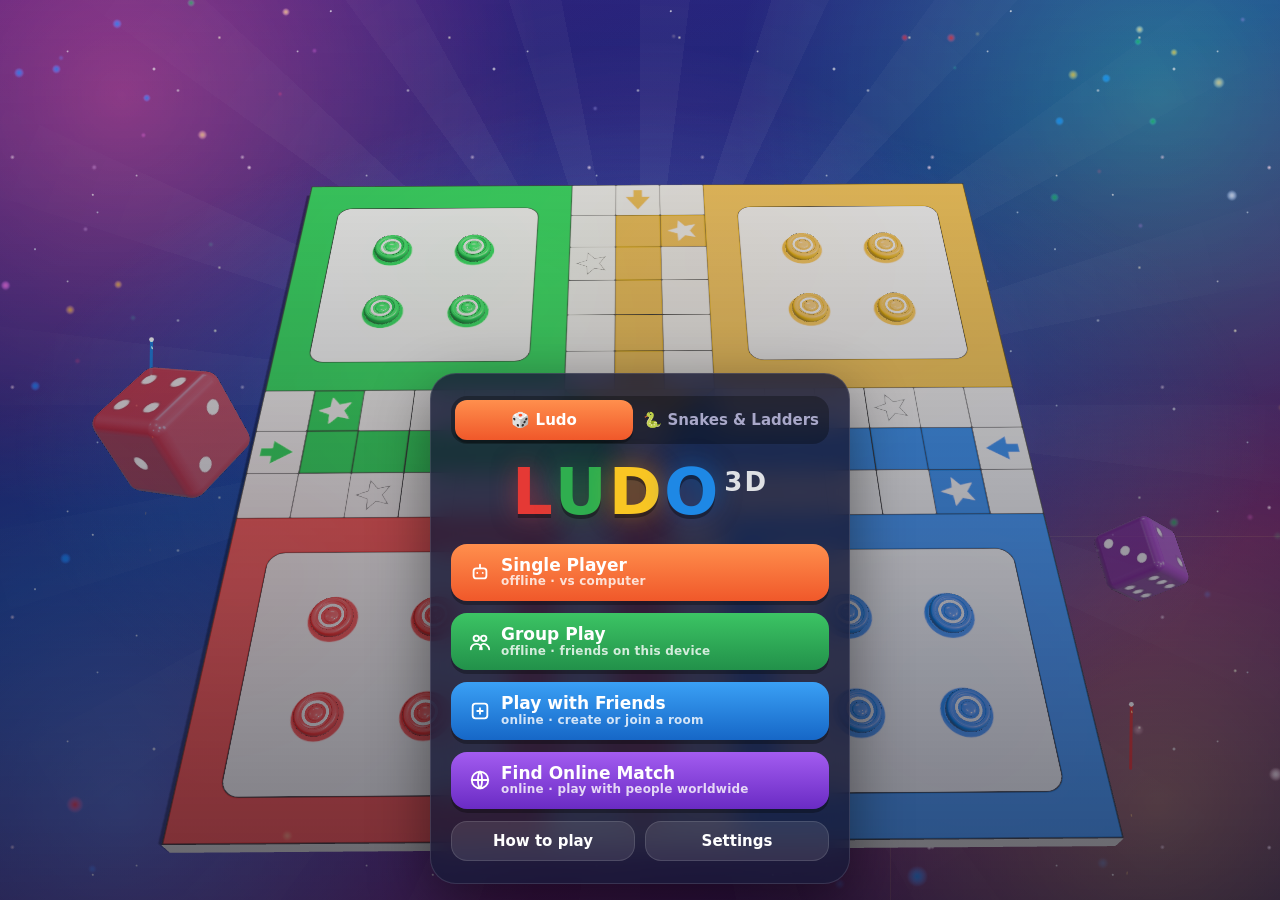
<file: index.html>
<!doctype html>
<html lang="en">
<head>
  <meta charset="utf-8">
  <meta name="viewport" content="width=device-width, initial-scale=1, maximum-scale=1, user-scalable=no, viewport-fit=cover">
  <title>Ludo 3D</title>
  <meta name="description" content="A 3D Ludo board game for mobile and desktop. Play against the computer, pass & play, or online with friends.">
  <meta name="theme-color" content="#1b1d3a">
  <meta name="mobile-web-app-capable" content="yes">
  <meta name="apple-mobile-web-app-capable" content="yes">
  <meta name="apple-mobile-web-app-status-bar-style" content="black-translucent">
  <meta name="apple-mobile-web-app-title" content="Ludo 3D">
  <link rel="manifest" href="./manifest.webmanifest">
  <link rel="icon" href="./icons/icon.svg" type="image/svg+xml">
  <link rel="icon" href="./icons/icon-192.png" sizes="192x192" type="image/png">
  <link rel="apple-touch-icon" href="./icons/apple-touch-icon.png">
  <link rel="stylesheet" href="./css/style.css">
</head>
<body>
  <div id="bg" aria-hidden="true">
    <i class="blob b1"></i><i class="blob b2"></i><i class="blob b3"></i><i class="blob b4"></i><i class="blob b5"></i>
    <i class="rays"></i><i class="stars"></i><i class="stars s2"></i><i class="turn-glow"></i>
    <i class="beams"></i><canvas id="bgfx"></canvas><i class="flash"></i>
  </div>
  <canvas id="c" aria-label="Ludo board"></canvas>

  <!-- In-game HUD -->
  <div id="hud" class="hidden">
    <div class="topbar">
      <button id="btnPause" class="icon-btn" aria-label="Menu">
        <svg viewBox="0 0 24 24"><path d="M4 6h16M4 12h16M4 18h16"/></svg>
      </button>
      <div id="roomTag" class="room-tag hidden"></div>
      <div class="topbar-right">
        <button id="btnEmoji" class="icon-btn hidden" aria-label="Send emoji">
          <svg viewBox="0 0 24 24"><circle cx="12" cy="12" r="9"/><path d="M8.5 14.5a4.5 4.5 0 0 0 7 0M9 9.5h.01M15 9.5h.01"/></svg>
        </button>
        <button id="btnSound" class="icon-btn" aria-label="Toggle sound">
          <svg class="on" viewBox="0 0 24 24"><path d="M4 9v6h4l5 4V5L8 9z"/><path d="M16 8.5a5 5 0 0 1 0 7M18.5 6a8.5 8.5 0 0 1 0 12"/></svg>
          <svg class="off" viewBox="0 0 24 24"><path d="M4 9v6h4l5 4V5L8 9z"/><path d="M17 9l5 6M22 9l-5 6"/></svg>
        </button>
      </div>
    </div>
    <div id="chips"></div>
    <div id="toast" aria-live="polite"></div>
    <div id="emojiPanel" class="emoji-panel hidden"></div>
    <div id="fx"></div>
    <div class="bottombar">
      <div id="hint" class="hint"></div>
    </div>
  </div>

  <!-- Menu -->
  <section id="scrMenu" class="screen">
    <div class="card menu-card">
      <nav class="game-tabs" aria-label="Choose a game">
        <a href="./index.html" class="on" aria-current="page">🎲 Ludo</a>
        <a href="./snakes.html">🐍 Snakes &amp; Ladders</a>
      </nav>
      <h1 class="logo"><span style="--c:#e53935">L</span><span style="--c:#2fae4f">U</span><span style="--c:#f9c623">D</span><span style="--c:#1e88e5">O</span><small>3D</small></h1>
      <button id="btnContinue" class="btn btn-ghost hidden">Continue game</button>
      <button id="btnVsCpu" class="btn btn-primary">
        <svg viewBox="0 0 24 24"><rect x="5" y="8" width="14" height="11" rx="3"/><path d="M12 4v4M9 13h.01M15 13h.01"/></svg>
        <span class="btn-txt">Single Player<small>offline · vs computer</small></span>
      </button>
      <button id="btnLocal" class="btn btn-green">
        <svg viewBox="0 0 24 24"><circle cx="8" cy="8" r="3"/><circle cx="16" cy="8" r="3"/><path d="M2 20c0-3.3 2.7-6 6-6s6 2.7 6 6M12 20c0-3.3 1.8-6 4-6s6 2.7 6 6"/></svg>
        <span class="btn-txt">Group Play<small>offline · friends on this device</small></span>
      </button>
      <button id="btnOnline" class="btn btn-blue">
        <svg viewBox="0 0 24 24"><rect x="4" y="4" width="16" height="16" rx="3"/><path d="M9 12h6M12 9v6"/></svg>
        <span class="btn-txt">Play with Friends<small>online · create or join a room</small></span>
      </button>
      <button id="btnMatch" class="btn btn-purple">
        <svg viewBox="0 0 24 24"><circle cx="12" cy="12" r="9"/><path d="M3 12h18M12 3c3 3.5 3 14.5 0 18M12 3c-3 3.5-3 14.5 0 18"/></svg>
        <span class="btn-txt">Find Online Match<small>online · play with people worldwide</small></span>
      </button>
      <div class="row">
        <button id="btnHelp" class="btn btn-ghost small">How to play</button>
        <button id="btnSettings" class="btn btn-ghost small">Settings</button>
      </div>
      <button id="btnInstall" class="btn btn-ghost small hidden">⬇ Install app</button>
    </div>
  </section>

  <!-- Local game setup -->
  <section id="scrSetup" class="screen hidden">
    <div class="card">
      <h2 id="setupTitle">New game</h2>
      <div id="seatRows" class="seat-rows"></div>
      <label class="field">
        <span>Computer skill</span>
        <div class="seg" id="segLevel">
          <button data-v="easy">Easy</button><button data-v="normal">Normal</button><button data-v="hard">Hard</button>
        </div>
      </label>
      <p id="setupErr" class="err"></p>
      <button id="btnStart" class="btn btn-primary">Start game</button>
      <button class="btn btn-ghost small" data-back>Back</button>
    </div>
  </section>

  <!-- Online -->
  <section id="scrOnline" class="screen hidden">
    <div class="card">
      <h2>Play with friends</h2>
      <label class="field"><span>Your name</span><input id="inpName" maxlength="14" autocomplete="nickname" placeholder="Player"></label>
      <button id="btnCreate" class="btn btn-primary">Create room</button>
      <div class="divider"><span>or join a friend</span></div>
      <div class="join-row">
        <input id="inpCode" maxlength="5" placeholder="CODE" autocapitalize="characters" autocomplete="off" spellcheck="false">
        <button id="btnJoin" class="btn btn-blue">Join</button>
      </div>
      <p id="onlineMsg" class="err"></p>
      <button class="btn btn-ghost small" data-back>Back</button>
    </div>
  </section>

  <!-- Find online match -->
  <section id="scrMatch" class="screen hidden">
    <div class="card">
      <h2>Find online match</h2>
      <label class="field"><span>Your name</span><input id="inpMatchName" maxlength="14" autocomplete="nickname" placeholder="Player"></label>
      <p class="muted">You'll be matched with other people searching right now. The game starts as soon as someone joins.</p>
      <button id="btnMatchGo" class="btn btn-purple">Find match</button>
      <p id="matchMsg" class="muted match-msg" aria-live="polite"></p>
      <button id="btnMatchCancel" class="btn btn-ghost small">Back</button>
    </div>
  </section>

  <!-- Lobby -->
  <section id="scrLobby" class="screen hidden">
    <div class="card">
      <h2 id="lobbyTitle">Room</h2>
      <div class="code-box"><span id="lobbyCode">-----</span>
        <button id="btnShare" class="btn btn-ghost small">Share link</button>
      </div>
      <p class="muted" id="lobbyNote">Share the code. Friends join from “Play Online”.</p>
      <div id="lobbySeats" class="seat-rows"></div>
      <p id="lobbyMsg" class="err"></p>
      <button id="btnLobbyStart" class="btn btn-primary">Start game</button>
      <button id="btnLobbyLeave" class="btn btn-ghost small">Leave</button>
    </div>
  </section>

  <!-- Pause -->
  <section id="scrPause" class="screen hidden">
    <div class="card">
      <h2>Paused</h2>
      <button id="btnResume" class="btn btn-primary">Resume</button>
      <button id="btnRestart" class="btn btn-ghost">Restart game</button>
      <button id="btnPauseSettings" class="btn btn-ghost">Settings</button>
      <button id="btnQuit" class="btn btn-ghost">Quit to menu</button>
    </div>
  </section>

  <!-- Game over -->
  <section id="scrOver" class="screen hidden">
    <div class="card">
      <h2 id="overTitle">Game over</h2>
      <ol id="ranking" class="ranking"></ol>
      <button id="btnAgain" class="btn btn-primary">Play again</button>
      <button id="btnOverMenu" class="btn btn-ghost">Main menu</button>
    </div>
  </section>

  <!-- Settings -->
  <section id="scrSettings" class="screen hidden">
    <div class="card">
      <h2>Settings</h2>
      <label class="toggle"><span>Sound effects</span><input type="checkbox" data-set="sound"><i></i></label>
      <label class="toggle"><span>Vibration</span><input type="checkbox" data-set="vibrate"><i></i></label>
      <label class="field">
        <span>Screen orientation<br><small>locking needs fullscreen; on iPhone just turn the phone</small></span>
        <div class="seg" id="segOrient">
          <button data-v="auto">Auto</button><button data-v="portrait">Portrait</button><button data-v="landscape">Landscape</button>
        </div>
      </label>
      <label class="toggle"><span>Auto-move when only one choice</span><input type="checkbox" data-set="autoMove"><i></i></label>
      <label class="toggle"><span>Lucky dice<br><small>more sixes &amp; captures, for everyone</small></span><input type="checkbox" data-set="lucky"><i></i></label>
      <label class="toggle"><span>Fast computer turns</span><input type="checkbox" data-set="fast"><i></i></label>
      <label class="toggle"><span>High quality graphics<br><small>applies after reload</small></span><input type="checkbox" data-set="hq"><i></i></label>
      <button class="btn btn-primary" data-back>Done</button>
    </div>
  </section>

  <!-- Help -->
  <section id="scrHelp" class="screen hidden">
    <div class="card help">
      <h2>How to play</h2>
      <ul>
        <li>Roll a <b>6</b> to bring a pawn out of your yard onto your start square.</li>
        <li>Move pawns clockwise around the board, then up your coloured home lane. You need the <b>exact</b> roll to reach home.</li>
        <li>Land on an opponent to <b>capture</b> it and send it back to its yard.</li>
        <li>Squares with a <b>star</b> and every start square are safe: no captures there.</li>
        <li>Rolling a 6, capturing, or getting a pawn home earns <b>another roll</b>. Three 6s in a row ends your turn.</li>
        <li>First to bring all four pawns home wins.</li>
      </ul>
      <p class="muted">Tap the <b>ROLL</b> button or the die to roll, then tap a glowing token. Drag to rotate the board, pinch or scroll to zoom.</p>
      <p class="muted">Install on iPhone: Share → <i>Add to Home Screen</i>.</p>
      <button class="btn btn-primary" data-back>Got it</button>
    </div>
  </section>

  <div id="netBanner" class="net-banner hidden" role="status" aria-live="polite"></div>
  <div id="loading" class="loading">Loading…</div>

  <script type="module" src="./js/main.js"></script>
</body>
</html>
</file>
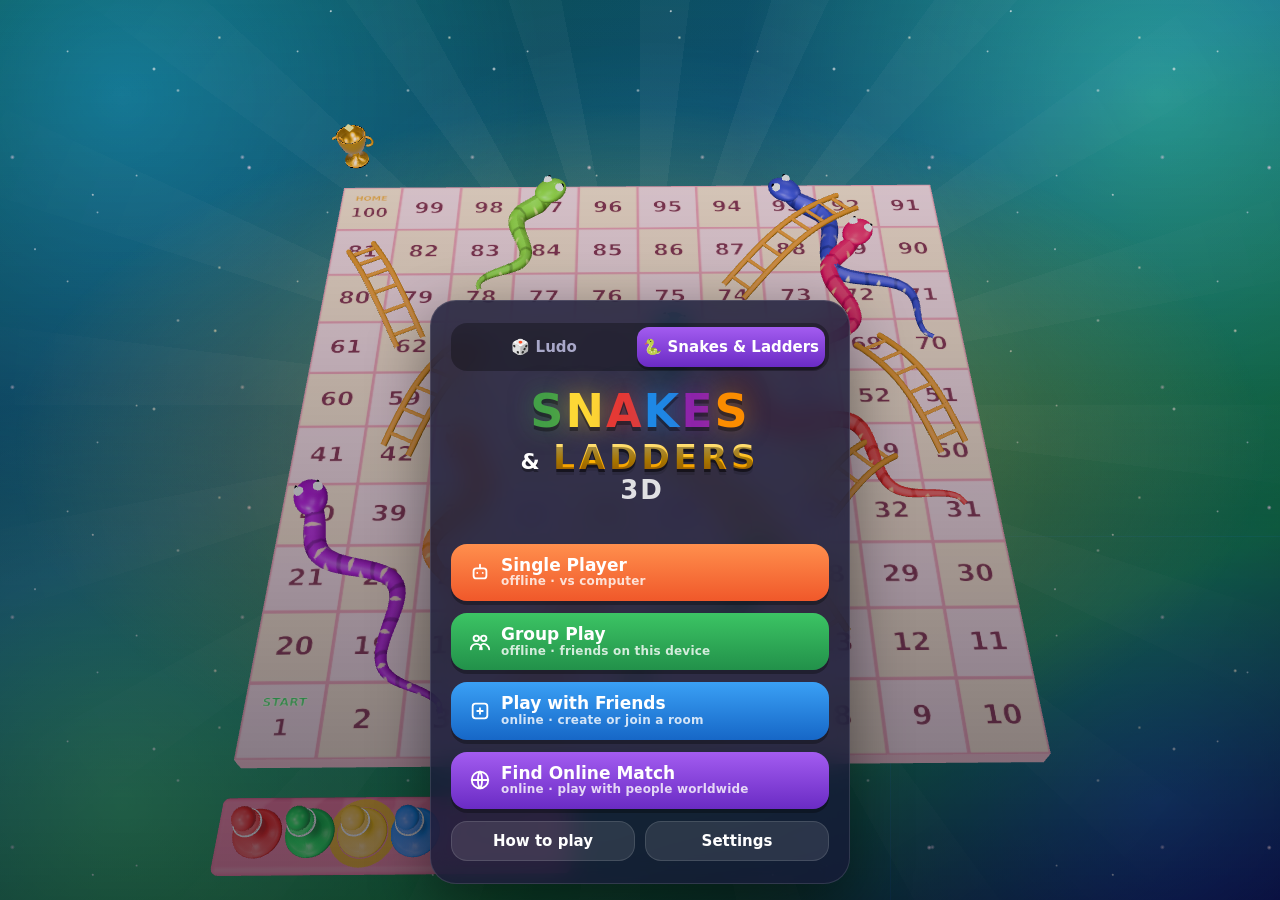
<file: snakes.html>
<!doctype html>
<html lang="en">
<head>
  <meta charset="utf-8">
  <meta name="viewport" content="width=device-width, initial-scale=1, maximum-scale=1, user-scalable=no, viewport-fit=cover">
  <title>Snakes &amp; Ladders 3D</title>
  <meta name="description" content="A 3D Snakes & Ladders board game for mobile and desktop. Easy, medium, hard or a random board, against the computer or pass & play.">
  <meta name="theme-color" content="#1b1d3a">
  <meta name="mobile-web-app-capable" content="yes">
  <meta name="apple-mobile-web-app-capable" content="yes">
  <meta name="apple-mobile-web-app-status-bar-style" content="black-translucent">
  <meta name="apple-mobile-web-app-title" content="Snakes 3D">
  <link rel="manifest" href="./manifest.webmanifest">
  <link rel="icon" href="./icons/icon.svg" type="image/svg+xml">
  <link rel="icon" href="./icons/icon-192.png" sizes="192x192" type="image/png">
  <link rel="apple-touch-icon" href="./icons/apple-touch-icon.png">
  <link rel="stylesheet" href="./css/style.css">
  <link rel="stylesheet" href="./css/snakes.css">
</head>
<body class="snakes">
  <div id="bg" aria-hidden="true">
    <i class="blob b1"></i><i class="blob b2"></i><i class="blob b3"></i><i class="blob b4"></i><i class="blob b5"></i>
    <i class="rays"></i><i class="stars"></i><i class="stars s2"></i><i class="turn-glow"></i>
    <i class="beams"></i><canvas id="bgfx"></canvas><i class="flash"></i>
  </div>
  <canvas id="c" aria-label="Snakes and Ladders board"></canvas>

  <!-- In-game HUD -->
  <div id="hud" class="hidden">
    <div class="topbar">
      <button id="btnPause" class="icon-btn" aria-label="Menu">
        <svg viewBox="0 0 24 24"><path d="M4 6h16M4 12h16M4 18h16"/></svg>
      </button>
      <div id="boardTag" class="room-tag"></div>
      <div class="topbar-right">
        <button id="btnSound" class="icon-btn" aria-label="Toggle sound">
          <svg class="on" viewBox="0 0 24 24"><path d="M4 9v6h4l5 4V5L8 9z"/><path d="M16 8.5a5 5 0 0 1 0 7M18.5 6a8.5 8.5 0 0 1 0 12"/></svg>
          <svg class="off" viewBox="0 0 24 24"><path d="M4 9v6h4l5 4V5L8 9z"/><path d="M17 9l5 6M22 9l-5 6"/></svg>
        </button>
      </div>
    </div>
    <div id="chips"></div>
    <div id="toast" aria-live="polite"></div>
    <div id="fx"></div>
    <div class="bottombar">
      <div id="hint" class="hint"></div>
    </div>
  </div>

  <!-- Menu -->
  <section id="scrMenu" class="screen">
    <div class="card menu-card">
      <nav class="game-tabs" aria-label="Choose a game">
        <a href="./index.html">🎲 Ludo</a>
        <a href="./snakes.html" class="on" aria-current="page">🐍 Snakes &amp; Ladders</a>
      </nav>
      <h1 class="logo sl-logo">
        <span style="--c:#43a047">S</span><span style="--c:#fdd835">N</span><span style="--c:#e53935">A</span><span style="--c:#1e88e5">K</span><span style="--c:#8e24aa">E</span><span style="--c:#fb8c00">S</span>
        <em>&amp; <b>LADDERS</b></em><small>3D</small>
      </h1>
      <button id="btnContinue" class="btn btn-ghost hidden">Continue game</button>
      <button id="btnVsCpu" class="btn btn-primary">
        <svg viewBox="0 0 24 24"><rect x="5" y="8" width="14" height="11" rx="3"/><path d="M12 4v4M9 13h.01M15 13h.01"/></svg>
        <span class="btn-txt">Single Player<small>offline · vs computer</small></span>
      </button>
      <button id="btnLocal" class="btn btn-green">
        <svg viewBox="0 0 24 24"><circle cx="8" cy="8" r="3"/><circle cx="16" cy="8" r="3"/><path d="M2 20c0-3.3 2.7-6 6-6s6 2.7 6 6M12 20c0-3.3 1.8-6 4-6s6 2.7 6 6"/></svg>
        <span class="btn-txt">Group Play<small>offline · friends on this device</small></span>
      </button>
      <button id="btnOnline" class="btn btn-blue">
        <svg viewBox="0 0 24 24"><rect x="4" y="4" width="16" height="16" rx="3"/><path d="M9 12h6M12 9v6"/></svg>
        <span class="btn-txt">Play with Friends<small>online · create or join a room</small></span>
      </button>
      <button id="btnMatch" class="btn btn-purple">
        <svg viewBox="0 0 24 24"><circle cx="12" cy="12" r="9"/><path d="M3 12h18M12 3c3 3.5 3 14.5 0 18M12 3c-3 3.5-3 14.5 0 18"/></svg>
        <span class="btn-txt">Find Online Match<small>online · play with people worldwide</small></span>
      </button>
      <div class="row">
        <button id="btnHelp" class="btn btn-ghost small">How to play</button>
        <button id="btnSettings" class="btn btn-ghost small">Settings</button>
      </div>
    </div>
  </section>

  <!-- Setup -->
  <section id="scrSetup" class="screen hidden">
    <div class="card">
      <h2 id="setupTitle">New game</h2>
      <div id="seatRows" class="seat-rows"></div>
      <label class="field">
        <span>Board</span>
        <div class="seg" id="segBoard">
          <button data-v="easy">Easy</button><button data-v="medium">Medium</button><button data-v="hard">Hard</button><button data-v="random">🎲 Random</button>
        </div>
      </label>
      <div class="preview-wrap">
        <canvas id="preview" width="360" height="360" aria-label="Board preview"></canvas>
        <div class="preview-info">
          <span id="previewStats"></span>
          <button id="btnShuffle" class="btn btn-ghost small hidden">🔀 Shuffle</button>
        </div>
      </div>
      <p id="setupErr" class="err"></p>
      <button id="btnStart" class="btn btn-primary">Start game</button>
      <button class="btn btn-ghost small" data-back>Back</button>
    </div>
  </section>

  <!-- Play with friends -->
  <section id="scrOnline" class="screen hidden">
    <div class="card">
      <h2>Play with friends</h2>
      <label class="field"><span>Your name</span><input id="inpName" maxlength="14" autocomplete="nickname" placeholder="Player"></label>
      <button id="btnCreate" class="btn btn-primary">Create room</button>
      <div class="divider"><span>or join a friend</span></div>
      <div class="join-row">
        <input id="inpCode" maxlength="5" placeholder="CODE" autocapitalize="characters" autocomplete="off" spellcheck="false">
        <button id="btnJoin" class="btn btn-blue">Join</button>
      </div>
      <p id="onlineMsg" class="err"></p>
      <button class="btn btn-ghost small" data-back>Back</button>
    </div>
  </section>

  <!-- Find online match -->
  <section id="scrMatch" class="screen hidden">
    <div class="card">
      <h2>Find online match</h2>
      <label class="field"><span>Your name</span><input id="inpMatchName" maxlength="14" autocomplete="nickname" placeholder="Player"></label>
      <p class="muted">You'll be matched with other people searching right now. The game starts as soon as someone joins.</p>
      <button id="btnMatchGo" class="btn btn-purple">Find match</button>
      <p id="matchMsg" class="muted match-msg" aria-live="polite"></p>
      <button id="btnMatchCancel" class="btn btn-ghost small">Back</button>
    </div>
  </section>

  <!-- Lobby -->
  <section id="scrLobby" class="screen hidden">
    <div class="card">
      <h2 id="lobbyTitle">Room</h2>
      <div class="code-box"><span id="lobbyCode">-----</span>
        <button id="btnShare" class="btn btn-ghost small">Share link</button>
      </div>
      <p class="muted" id="lobbyNote"></p>
      <div id="lobbySeats" class="seat-rows"></div>
      <label class="field" id="lobbyBoardField">
        <span>Board</span>
        <div class="seg" id="segLobbyBoard">
          <button data-v="easy">Easy</button><button data-v="medium">Medium</button><button data-v="hard">Hard</button><button data-v="random">🎲 Random</button>
        </div>
      </label>
      <p id="lobbyMsg" class="err"></p>
      <button id="btnLobbyStart" class="btn btn-primary">Start game</button>
      <button id="btnLobbyLeave" class="btn btn-ghost small">Leave</button>
    </div>
  </section>

  <!-- Pause -->
  <section id="scrPause" class="screen hidden">
    <div class="card">
      <h2>Paused</h2>
      <button id="btnResume" class="btn btn-primary">Resume</button>
      <button id="btnRestart" class="btn btn-ghost">Restart game</button>
      <button id="btnPauseSettings" class="btn btn-ghost">Settings</button>
      <button id="btnQuit" class="btn btn-ghost">Quit to menu</button>
    </div>
  </section>

  <!-- Game over -->
  <section id="scrOver" class="screen hidden">
    <div class="card">
      <h2 id="overTitle">Game over</h2>
      <ol id="ranking" class="ranking"></ol>
      <button id="btnAgain" class="btn btn-primary">Play again</button>
      <button id="btnNewBoard" class="btn btn-ghost">New random board</button>
      <button id="btnOverMenu" class="btn btn-ghost">Main menu</button>
    </div>
  </section>

  <!-- Settings -->
  <section id="scrSettings" class="screen hidden">
    <div class="card">
      <h2>Settings</h2>
      <label class="toggle"><span>Sound effects</span><input type="checkbox" data-set="sound"><i></i></label>
      <label class="toggle"><span>Vibration</span><input type="checkbox" data-set="vibrate"><i></i></label>
      <label class="field">
        <span>Screen orientation<br><small>locking needs fullscreen; on iPhone just turn the phone</small></span>
        <div class="seg" id="segOrient">
          <button data-v="auto">Auto</button><button data-v="portrait">Portrait</button><button data-v="landscape">Landscape</button>
        </div>
      </label>
      <label class="toggle"><span>Need a 6 to start<br><small>applies to new games</small></span><input type="checkbox" data-set="needSix"><i></i></label>
      <label class="toggle"><span>Bounce back from 100<br><small>off: overshoot means you stay put</small></span><input type="checkbox" data-set="bounce"><i></i></label>
      <label class="toggle"><span>Fast computer turns</span><input type="checkbox" data-set="fast"><i></i></label>
      <label class="toggle"><span>High quality graphics<br><small>applies after reload</small></span><input type="checkbox" data-set="hq"><i></i></label>
      <button class="btn btn-primary" data-back>Done</button>
    </div>
  </section>

  <!-- Help -->
  <section id="scrHelp" class="screen hidden">
    <div class="card help">
      <h2>How to play</h2>
      <ul>
        <li>Everyone starts on the <b>START</b> pad. Roll the die and move that many squares, 1 → 100.</li>
        <li>Land at the foot of a <b>ladder</b> 🪜 and you climb straight up it.</li>
        <li>Land on a <b>snake's head</b> 🐍 and it swallows you: you slide down to its tail.</li>
        <li>Rolling a <b>6</b> gives you another roll. Three 6s in a row ends your turn.</li>
        <li>You need the <b>exact</b> roll to land on 100 (or bounce back, if you turned that on in Settings).</li>
        <li>First to reach <b>100</b> wins!</li>
      </ul>
      <p class="muted">Boards: <b>Easy</b> has lots of ladders, <b>Hard</b> is full of long snakes, and <b>Random</b> builds a new board each time.</p>
      <p class="muted">Tap the die on your badge, the 3D die or the board to roll (Space on a keyboard). Drag to rotate, pinch or scroll to zoom.</p>
      <button class="btn btn-primary" data-back>Got it</button>
    </div>
  </section>

  <div id="netBanner" class="net-banner hidden" role="status" aria-live="polite"></div>
  <div id="loading" class="loading">Loading…</div>

  <script type="module" src="./js/snakes/main.js"></script>
</body>
</html>
</file>
<file: css/style.css>
:root {
  --bg1: #2c2f6b;
  --bg2: #111228;
  --card: rgba(24, 26, 56, 0.82);
  --card-border: rgba(255, 255, 255, 0.12);
  --text: #f4f3ff;
  --muted: #a9a8c9;
  --red: #e53935;
  --green: #2fae4f;
  --yellow: #f9c623;
  --blue: #1e88e5;
  --accent: #ff7a3d;
  --safe-t: env(safe-area-inset-top, 0px);
  --safe-b: env(safe-area-inset-bottom, 0px);
  --safe-l: env(safe-area-inset-left, 0px);
  --safe-r: env(safe-area-inset-right, 0px);
  --font: ui-rounded, "SF Pro Rounded", "Nunito", "Segoe UI", system-ui, -apple-system, Roboto, sans-serif;
}

* { box-sizing: border-box; -webkit-tap-highlight-color: transparent; }
html, body {
  margin: 0; height: 100%; overflow: hidden;
  background: #1a1240;
  color: var(--text); font-family: var(--font);
  user-select: none; -webkit-user-select: none; touch-action: none;
  overscroll-behavior: none;
}
canvas#c { position: fixed; inset: 0; z-index: 1; width: 100vw; height: 100vh; height: 100dvh; display: block; touch-action: none; }
.hidden { display: none !important; }
button { font-family: inherit; cursor: pointer; }
svg { width: 22px; height: 22px; fill: none; stroke: currentColor; stroke-width: 2; stroke-linecap: round; stroke-linejoin: round; }

/* ---------- screens & cards */
.screen {
  position: fixed; inset: 0; display: grid; place-items: center; z-index: 20;
  padding: calc(16px + var(--safe-t)) 16px calc(16px + var(--safe-b));
  background: rgba(8, 9, 24, 0.35);
  overflow-y: auto; touch-action: pan-y;
  animation: fade .25s ease;
}
#scrMenu { background: linear-gradient(to bottom, rgba(8,9,24,0.05), rgba(8,9,24,0.55)); }
@keyframes fade { from { opacity: 0; } }
.card {
  width: min(420px, 100%);
  background: var(--card); border: 1px solid var(--card-border);
  border-radius: 26px; padding: 22px 20px;
  backdrop-filter: blur(14px) saturate(1.3); -webkit-backdrop-filter: blur(14px) saturate(1.3);
  box-shadow: 0 20px 60px rgba(0,0,0,.45);
  display: flex; flex-direction: column; gap: 12px;
  animation: pop .3s cubic-bezier(.2,1.4,.4,1);
}
@keyframes pop { from { transform: scale(.92); opacity: 0; } }
.menu-card { margin-top: auto; }
h2 { margin: 0 0 4px; font-size: 24px; text-align: center; }
.muted { color: var(--muted); font-size: 14px; margin: 0; line-height: 1.4; }
.err { color: #ff8a80; font-size: 14px; min-height: 0; margin: 0; text-align: center; }
.err:empty { display: none; }

.logo {
  margin: 0 0 8px; text-align: center; font-size: 64px; line-height: 1; letter-spacing: 2px; font-weight: 900;
}
.logo span {
  display: inline-block; color: var(--c);
  text-shadow: 0 4px 0 rgba(0,0,0,.35), 0 0 24px color-mix(in srgb, var(--c) 50%, transparent);
  animation: bounce 2.4s ease-in-out infinite;
}
.logo span:nth-child(2) { animation-delay: .15s; }
.logo span:nth-child(3) { animation-delay: .3s; }
.logo span:nth-child(4) { animation-delay: .45s; }
.logo small { font-size: 26px; vertical-align: super; margin-left: 4px; color: #fff; opacity: .85; }
@keyframes bounce { 0%, 60%, 100% { transform: translateY(0); } 30% { transform: translateY(-8px); } }

/* ---------- buttons */
.btn {
  border: 0; border-radius: 16px; padding: 15px 18px; font-size: 17px; font-weight: 800; color: #fff;
  display: flex; align-items: center; justify-content: center; gap: 10px; width: 100%;
  box-shadow: 0 4px 0 rgba(0,0,0,.3); transition: transform .08s, filter .15s;
}
.btn:active { transform: translateY(3px); box-shadow: 0 1px 0 rgba(0,0,0,.3); }
.btn:disabled { opacity: .5; pointer-events: none; }
.btn-primary { background: linear-gradient(180deg, #ff8f4d, #f0582a); }
.btn-green { background: linear-gradient(180deg, #3cc464, #22914a); }
.btn-blue { background: linear-gradient(180deg, #3aa0f5, #1667c7); }
.btn-purple { background: linear-gradient(180deg, #a35cf0, #6a2bc4); }
/* menu buttons: title with a small line under it */
.btn-txt { display: flex; flex-direction: column; align-items: flex-start; line-height: 1.15; text-align: left; flex: 1; }
.btn-txt small { font-size: 12px; font-weight: 700; opacity: .8; letter-spacing: .2px; }
.menu-card .btn:has(.btn-txt) { justify-content: flex-start; padding: 12px 18px; }
.match-msg { min-height: 1.4em; text-align: center; }
/* game switcher tabs: Ludo (left) | Snakes & Ladders (right) */
.game-tabs { display: flex; background: rgba(0,0,0,.3); border-radius: 16px; padding: 4px; gap: 4px; margin-bottom: 4px; }
.game-tabs a {
  flex: 1; text-align: center; text-decoration: none; color: var(--muted); font-weight: 800; font-size: 15px;
  padding: 11px 6px; border-radius: 12px; white-space: nowrap; transition: background .2s, color .2s;
}
.game-tabs a:hover { color: #fff; }
.game-tabs a.on { color: #fff; background: linear-gradient(180deg, #ff8f4d, #f0582a); box-shadow: 0 3px 0 rgba(0,0,0,.3); pointer-events: none; }
.game-tabs a:last-child.on { background: linear-gradient(180deg, #a35cf0, #6a2bc4); }
.btn-ghost { background: rgba(255,255,255,.1); box-shadow: none; border: 1px solid rgba(255,255,255,.12); }
.btn.small { padding: 10px 14px; font-size: 15px; font-weight: 700; }
.row { display: flex; gap: 10px; }
.icon-btn {
  width: 44px; height: 44px; border-radius: 14px; border: 1px solid rgba(255,255,255,.14);
  background: rgba(20,22,48,.6); color: #fff; display: grid; place-items: center;
  backdrop-filter: blur(8px); -webkit-backdrop-filter: blur(8px);
}
.icon-btn:active { transform: scale(.94); }
#btnSound .off { display: none; }
#btnSound.muted .on { display: none; }
#btnSound.muted .off { display: block; }

/* ---------- form */
.field { display: flex; flex-direction: column; gap: 6px; font-size: 14px; color: var(--muted); }
input[type=text], input:not([type]), .field input {
  font: inherit; font-size: 17px; color: #fff; background: rgba(0,0,0,.3);
  border: 1px solid rgba(255,255,255,.15); border-radius: 12px; padding: 12px 14px; outline: none; width: 100%;
  user-select: text; -webkit-user-select: text;
}
input:focus { border-color: #8fb4ff; }
.seg { display: flex; background: rgba(0,0,0,.3); border-radius: 12px; padding: 3px; gap: 3px; }
.seg button {
  flex: 1; border: 0; background: transparent; color: var(--muted); padding: 9px 4px; border-radius: 9px; font-weight: 700; font-size: 14px;
}
.seg button.on { background: rgba(255,255,255,.16); color: #fff; }
.divider { display: flex; align-items: center; gap: 10px; color: var(--muted); font-size: 13px; }
.divider::before, .divider::after { content: ""; flex: 1; height: 1px; background: rgba(255,255,255,.15); }
.join-row { display: flex; gap: 10px; }
.join-row input { text-transform: uppercase; letter-spacing: 6px; text-align: center; font-weight: 800; font-size: 20px; flex: 1; min-width: 0; }
.join-row .btn { width: auto; padding: 12px 22px; }

.seat-rows { display: flex; flex-direction: column; gap: 8px; }
.seat {
  display: flex; align-items: center; gap: 10px; padding: 8px; border-radius: 14px;
  background: rgba(0,0,0,.22); border-left: 5px solid var(--c);
}
.seat .dot { width: 26px; height: 26px; border-radius: 50%; background: var(--c); flex: none; box-shadow: inset 0 -3px 0 rgba(0,0,0,.25); }
.seat input { padding: 8px 10px; font-size: 15px; flex: 1; min-width: 0; }
.seat .seg { flex: none; }
.seat .seg button { padding: 7px 8px; font-size: 12px; }
.seat .who { flex: 1; font-weight: 700; overflow: hidden; text-overflow: ellipsis; white-space: nowrap; }
.seat.off { opacity: .45; }
.code-box {
  display: flex; align-items: center; justify-content: space-between; gap: 10px;
  background: rgba(0,0,0,.3); border-radius: 14px; padding: 10px 12px;
}
#lobbyCode { font-size: 30px; font-weight: 900; letter-spacing: 6px; user-select: all; -webkit-user-select: all; }
.code-box .btn { width: auto; }

.toggle { display: flex; align-items: center; justify-content: space-between; gap: 12px; padding: 6px 2px; font-size: 16px; }
.toggle small { color: var(--muted); font-size: 12px; }
.toggle input { display: none; }
.toggle i { width: 50px; height: 30px; border-radius: 15px; background: rgba(255,255,255,.18); position: relative; flex: none; transition: background .2s; }
.toggle i::after { content: ""; position: absolute; left: 3px; top: 3px; width: 24px; height: 24px; border-radius: 50%; background: #fff; transition: transform .2s; }
.toggle input:checked + i { background: var(--green); }
.toggle input:checked + i::after { transform: translateX(20px); }

.help ul { margin: 0; padding-left: 20px; display: flex; flex-direction: column; gap: 8px; line-height: 1.4; font-size: 15px; }
.ranking { margin: 0; padding: 0; list-style: none; display: flex; flex-direction: column; gap: 8px; }
.ranking li { display: flex; align-items: center; gap: 12px; padding: 10px 12px; border-radius: 14px; background: rgba(0,0,0,.25); font-weight: 700; font-size: 17px; }
.ranking li .medal { font-size: 24px; width: 30px; text-align: center; }
.ranking li .dot { width: 18px; height: 18px; border-radius: 50%; background: var(--c); }

/* ---------- HUD */
#hud { position: fixed; inset: 0; z-index: 10; pointer-events: none; }
#hud > * { pointer-events: auto; }
.topbar {
  position: absolute; top: 0; left: 0; right: 0; display: flex; justify-content: space-between; align-items: center;
  padding: calc(10px + var(--safe-t)) calc(12px + var(--safe-r)) 0 calc(12px + var(--safe-l));
  pointer-events: none;
}
.topbar > * { pointer-events: auto; }
.topbar-right { display: flex; gap: 8px; }
.view-seg {
  display: flex; height: 44px; padding: 3px; gap: 2px; border-radius: 14px; border: 1px solid rgba(255,255,255,.14);
  background: rgba(20,22,48,.6); backdrop-filter: blur(8px); -webkit-backdrop-filter: blur(8px);
}
.view-seg button {
  min-width: 38px; padding: 0 8px; border: 0; border-radius: 11px; background: transparent;
  color: rgba(255,255,255,.65); font: inherit; font-size: 14px; font-weight: 800; letter-spacing: .5px; cursor: pointer;
}
.view-seg button.on { color: #fff; background: linear-gradient(180deg, #ff8f4d, #f0582a); box-shadow: 0 2px 0 rgba(0,0,0,.3); }
.view-seg button:active { transform: scale(.94); }
.room-tag { font-size: 13px; font-weight: 800; letter-spacing: 2px; background: rgba(20,22,48,.6); padding: 6px 10px; border-radius: 10px; }

.chip {
  position: absolute; display: flex; align-items: center; gap: 8px; padding: 6px 12px 6px 6px;
  background: rgba(20, 22, 48, .72); border: 2px solid transparent; border-radius: 40px;
  backdrop-filter: blur(8px); -webkit-backdrop-filter: blur(8px);
  transition: transform .25s, border-color .25s, box-shadow .25s, top .4s, bottom .4s, left .4s, right .4s;
  max-width: 48vw; pointer-events: none;
}
.chip.tl { top: calc(64px + var(--safe-t)); left: calc(12px + var(--safe-l)); }
.chip.tr { top: calc(64px + var(--safe-t)); right: calc(12px + var(--safe-r)); flex-direction: row-reverse; padding: 6px 6px 6px 12px; }
.chip.bl { bottom: calc(48px + var(--safe-b)); left: calc(12px + var(--safe-l)); }
.chip.br { bottom: calc(48px + var(--safe-b)); right: calc(12px + var(--safe-r)); flex-direction: row-reverse; padding: 6px 6px 6px 12px; }
.chip.tr .info, .chip.br .info { align-items: flex-end; }
.chip .avatar {
  width: 40px; height: 40px; border-radius: 50%; background: var(--c); display: grid; place-items: center; font-size: 20px; flex: none;
  box-shadow: inset 0 -4px 0 rgba(0,0,0,.25);
}
.chip .info { display: flex; flex-direction: column; gap: 3px; min-width: 0; }
.chip .name { font-weight: 800; font-size: 14px; white-space: nowrap; overflow: hidden; text-overflow: ellipsis; }
.chip .pips { display: flex; gap: 3px; }
.chip .pips i { width: 9px; height: 9px; border-radius: 50%; border: 2px solid var(--c); }
.chip .pips i.home { background: var(--c); }
.chip.active { border-color: var(--c); box-shadow: 0 0 18px color-mix(in srgb, var(--c) 70%, transparent); transform: scale(1.06); }
.chip.done { opacity: .6; }
.chip .tag { font-size: 10px; font-weight: 800; letter-spacing: 1px; color: var(--muted); }

#toast {
  position: absolute; left: 50%; top: calc(120px + var(--safe-t)); transform: translateX(-50%);
  pointer-events: none; display: flex; flex-direction: column; align-items: center; gap: 6px; width: max-content; max-width: 90vw;
}
#toast .msg {
  background: rgba(10, 11, 30, .85); padding: 10px 18px; border-radius: 30px; font-weight: 800; font-size: 16px; text-align: center;
  border: 2px solid var(--c, rgba(255,255,255,.2)); animation: toastIn .3s cubic-bezier(.2,1.5,.4,1), toastOut .3s ease forwards var(--d, 1.8s);
}
@keyframes toastIn { from { transform: translateY(-12px) scale(.9); opacity: 0; } }
@keyframes toastOut { to { opacity: 0; transform: translateY(-8px); } }

.bottombar {
  position: absolute; left: 0; right: 0; bottom: 0; display: flex; flex-direction: column; align-items: center; gap: 8px;
  padding-bottom: calc(16px + var(--safe-b)); pointer-events: none;
}
.hint { font-size: 14px; font-weight: 700; color: #fff; text-shadow: 0 2px 6px rgba(0,0,0,.6); min-height: 18px; text-align: center; }

.loading {
  position: fixed; inset: 0; display: grid; place-items: center; z-index: 100; font-size: 20px; font-weight: 800;
  background: var(--bg2); transition: opacity .4s;
}
.loading.gone { opacity: 0; pointer-events: none; }

@media (orientation: landscape) and (max-height: 520px) {
  .chip.tl, .chip.tr { top: calc(62px + var(--safe-t)); }
  .chip.bl, .chip.br { bottom: calc(16px + var(--safe-b)); }
  .card { padding: 16px; gap: 9px; }
  .logo { font-size: 44px; }
  .btn { padding: 11px 14px; }
}
@media (min-width: 900px) {
  .chip { padding: 8px 16px 8px 8px; }
  .chip .avatar { width: 48px; height: 48px; }
  .chip .name { font-size: 16px; }
}

/* ---------- chip dice (tap to roll) */
.chip .die {
  width: 46px; height: 46px; border-radius: 12px; flex: none; padding: 5px; border: 3px solid var(--c);
  background: linear-gradient(160deg, #fff, #e4dfd6); box-shadow: 0 3px 0 rgba(0,0,0,.35);
  display: none; pointer-events: none; touch-action: manipulation;
}
.chip.active .die { display: block; animation: diePop .35s cubic-bezier(.2,1.6,.4,1); }
@keyframes diePop { from { transform: scale(.3) rotate(-90deg); opacity: 0; } }
.chip .die .face { display: grid; grid-template-columns: repeat(3, 1fr); grid-template-rows: repeat(3, 1fr); width: 100%; height: 100%; }
.chip .die .face i { width: 8px; height: 8px; border-radius: 50%; place-self: center; background: transparent; }
.chip .die .face i.on { background: #17171f; }
.chip .die.ready {
  pointer-events: auto; cursor: pointer;
  animation: dieWobble 1.1s ease-in-out infinite;
  box-shadow: 0 3px 0 rgba(0,0,0,.35), 0 0 0 4px color-mix(in srgb, var(--c) 45%, transparent), 0 0 22px var(--c);
}
.chip .die.ready:active { transform: scale(.9); }
@keyframes dieWobble {
  0%, 100% { transform: rotate(0) scale(1); }
  20% { transform: rotate(-14deg) scale(1.12); }
  40% { transform: rotate(12deg) scale(1.12); }
  60% { transform: rotate(-6deg) scale(1.05); }
}
.chip .die.rolling { animation: dieSpin .35s linear infinite; }
@keyframes dieSpin { to { transform: rotate(360deg); } }
.chip .die.value.six { box-shadow: 0 3px 0 rgba(0,0,0,.35), 0 0 20px #ffd54f; }
.chip .die.value.six .face i.on { background: #d32f2f; }

/* ---------- celebrations */
#fx { position: absolute; inset: 0; pointer-events: none; overflow: hidden; }
.cele {
  position: absolute; left: 50%; top: 42%; transform: translate(-50%, -50%);
  display: flex; flex-direction: column; align-items: center; pointer-events: none;
}
.cele .title {
  font-size: 56px; font-weight: 900; letter-spacing: 2px; color: #fff; white-space: nowrap;
  -webkit-text-stroke: 3px var(--c); paint-order: stroke fill;
  text-shadow: 0 5px 0 rgba(0,0,0,.35), 0 0 30px var(--c);
  animation: celeIn .45s cubic-bezier(.2,1.8,.4,1) both, celeOut .35s ease-in 1.45s forwards;
}
.cele .sub {
  margin-top: 4px; font-size: 17px; font-weight: 800; color: #fff; background: rgba(10,11,30,.75);
  padding: 5px 14px; border-radius: 20px; border: 2px solid var(--c); white-space: nowrap;
  animation: celeIn .45s .12s cubic-bezier(.2,1.8,.4,1) both, celeOut .35s ease-in 1.45s forwards;
}
.cele .sub:empty { display: none; }
.cele.small .title { font-size: 38px; }
.cele.small { top: 46%; }
.cele-capture .title { animation: celeIn .45s cubic-bezier(.2,1.8,.4,1) both, shakeX .5s .4s, celeOut .35s ease-in 1.45s forwards; }
.cele-six .title { animation: celeIn .45s cubic-bezier(.2,1.8,.4,1) both, spinY .6s .35s, celeOut .35s ease-in 1.45s forwards; }
.cele-home .title, .cele-finish .title { animation: celeIn .45s cubic-bezier(.2,1.8,.4,1) both, jump .5s .4s 2, celeOut .35s ease-in 1.45s forwards; }
@keyframes celeIn { from { transform: scale(0) rotate(-12deg); opacity: 0; } }
@keyframes celeOut { to { transform: scale(1.4); opacity: 0; } }
@keyframes shakeX { 20%, 60% { transform: translateX(-10px) rotate(-3deg); } 40%, 80% { transform: translateX(10px) rotate(3deg); } }
@keyframes spinY { to { transform: rotateY(360deg); } }
@keyframes jump { 50% { transform: translateY(-16px) scale(1.08); } }
.cele .fly {
  position: absolute; left: 50%; top: 40%; font-size: 30px; transform: translate(-50%, -50%) scale(0);
  animation: fly 1.5s cubic-bezier(.15,.8,.3,1) forwards;
}
@keyframes fly {
  0% { transform: translate(-50%, -50%) scale(0) rotate(0); opacity: 1; }
  25% { opacity: 1; }
  100% { transform: translate(calc(-50% + var(--dx)), calc(-50% + var(--dy) + 60px)) scale(var(--s)) rotate(var(--r)); opacity: 0; }
}

/* ---------- emoji reactions */
.emoji-panel {
  position: absolute; top: calc(62px + var(--safe-t)); right: calc(12px + var(--safe-r)); z-index: 5;
  display: grid; grid-template-columns: repeat(4, 1fr); gap: 6px; padding: 10px;
  background: rgba(20,22,48,.92); border: 1px solid rgba(255,255,255,.15); border-radius: 18px;
  box-shadow: 0 12px 30px rgba(0,0,0,.4); animation: pop .25s cubic-bezier(.2,1.4,.4,1);
}
.emoji-panel button { width: 48px; height: 48px; font-size: 28px; border: 0; border-radius: 12px; background: rgba(255,255,255,.07); }
.emoji-panel button:active { transform: scale(.85); background: rgba(255,255,255,.2); }
.emoji-float {
  position: absolute; font-size: 54px; transform: translate(-50%, -50%); z-index: 6;
  filter: drop-shadow(0 4px 6px rgba(0,0,0,.5));
}
.emoji-float.up { animation: emoUp 2.5s cubic-bezier(.2,1.2,.4,1) forwards; }
.emoji-float.down { animation: emoDown 2.5s cubic-bezier(.2,1.2,.4,1) forwards; }
@keyframes emoUp {
  0% { transform: translate(-50%, -50%) scale(0); }
  15% { transform: translate(-50%, -110%) scale(1.3); }
  25% { transform: translate(-50%, -110%) scale(1) rotate(-10deg); }
  35% { transform: translate(-50%, -110%) scale(1.1) rotate(10deg); }
  80% { opacity: 1; }
  100% { transform: translate(-50%, -260%) scale(.9); opacity: 0; }
}
@keyframes emoDown {
  0% { transform: translate(-50%, -50%) scale(0); }
  15% { transform: translate(-50%, 20%) scale(1.3); }
  25% { transform: translate(-50%, 20%) scale(1) rotate(-10deg); }
  35% { transform: translate(-50%, 20%) scale(1.1) rotate(10deg); }
  80% { opacity: 1; }
  100% { transform: translate(-50%, 140%) scale(.9); opacity: 0; }
}

/* ---------- animated party background */
@property --turn { syntax: '<color>'; inherits: true; initial-value: rgba(255, 255, 255, 0); }
#bg {
  position: fixed; inset: 0; z-index: 0; overflow: hidden; pointer-events: none;
  background: linear-gradient(155deg, #3b1d7a 0%, #1c2f8a 40%, #6a1b6e 75%, #2b1458 100%);
  transition: --turn .9s ease;
}
#bg i { position: absolute; display: block; }
#bg .blob {
  width: 75vmax; height: 75vmax; border-radius: 50%; mix-blend-mode: screen; opacity: .6; will-change: transform;
}
#bg .b1 { background: radial-gradient(circle, rgba(255, 70, 80, .85), transparent 62%); top: -30vmax; left: -28vmax; animation: drift1 16s ease-in-out infinite alternate; }
#bg .b2 { background: radial-gradient(circle, rgba(40, 210, 110, .75), transparent 62%); top: -30vmax; right: -28vmax; animation: drift2 19s ease-in-out infinite alternate; }
#bg .b3 { background: radial-gradient(circle, rgba(255, 205, 40, .75), transparent 62%); bottom: -30vmax; right: -28vmax; animation: drift3 17s ease-in-out infinite alternate; }
#bg .b4 { background: radial-gradient(circle, rgba(40, 150, 255, .85), transparent 62%); bottom: -30vmax; left: -28vmax; animation: drift4 21s ease-in-out infinite alternate; }
#bg .b5 { background: radial-gradient(circle, rgba(255, 90, 220, .6), transparent 60%); top: 50%; left: 50%; margin: -37.5vmax 0 0 -37.5vmax; animation: drift5 13s ease-in-out infinite alternate; }
@keyframes drift1 { to { transform: translate(22vmax, 18vmax) scale(1.25); } }
@keyframes drift2 { to { transform: translate(-20vmax, 24vmax) scale(.85); } }
@keyframes drift3 { to { transform: translate(-24vmax, -16vmax) scale(1.2); } }
@keyframes drift4 { to { transform: translate(18vmax, -22vmax) scale(.9); } }
@keyframes drift5 { 0% { transform: scale(.6); opacity: .25; } 100% { transform: scale(1.15) translate(4vmax, -3vmax); opacity: .55; } }
#bg .rays {
  left: 50%; top: 45%; width: 220vmax; height: 220vmax; margin: -110vmax 0 0 -110vmax;
  background: repeating-conic-gradient(from 0deg, rgba(255, 255, 255, .07) 0deg 7deg, transparent 7deg 18deg);
  -webkit-mask-image: radial-gradient(circle, #000 4%, transparent 38%); mask-image: radial-gradient(circle, #000 4%, transparent 38%);
  animation: spin 70s linear infinite;
}
@keyframes spin { to { transform: rotate(360deg); } }
#bg .stars {
  inset: -50px;
  background-image:
    radial-gradient(1.5px 1.5px at 12% 18%, #fff, transparent), radial-gradient(2px 2px at 78% 12%, #fffbe0, transparent),
    radial-gradient(1.5px 1.5px at 42% 72%, #fff, transparent), radial-gradient(2.5px 2.5px at 88% 64%, #ffe1f7, transparent),
    radial-gradient(1.5px 1.5px at 25% 88%, #e0f0ff, transparent), radial-gradient(2px 2px at 60% 35%, #fff, transparent);
  background-size: 340px 340px;
  animation: twinkle 2.6s ease-in-out infinite alternate, starDrift 60s linear infinite;
}
#bg .stars.s2 { background-size: 230px 230px; background-position: 90px 60px; animation-delay: -1.3s, -20s; opacity: .7; }
@keyframes twinkle { from { opacity: .25; } to { opacity: 1; } }
@keyframes starDrift { to { transform: translateY(-340px); } }
#bg .turn-glow {
  inset: 0;
  background: radial-gradient(ellipse 70% 55% at 50% 50%, color-mix(in srgb, var(--turn) 55%, transparent), transparent 70%);
  animation: glowPulse 2.4s ease-in-out infinite;
}
@keyframes glowPulse { 50% { opacity: .55; } }
@media (prefers-reduced-motion: reduce) {
  #bg i { animation: none !important; }
}

#bg #bgfx { position: absolute; inset: 0; width: 100%; height: 100%; display: block; }
#bg .flash {
  inset: 0; opacity: 0;
  background: radial-gradient(circle at 50% 45%, color-mix(in srgb, var(--flash, #fff) 80%, #fff), color-mix(in srgb, var(--flash, #fff) 40%, transparent) 45%, transparent 75%);
}
#bg .flash.go { animation: bgFlash .9s ease-out; }
@keyframes bgFlash { 0% { opacity: 0; } 12% { opacity: .85; } 100% { opacity: 0; } }

/* sweeping celebration light beams */
#bg .beams { inset: 0; opacity: 0; }
#bg .beams::before, #bg .beams::after {
  content: ""; position: absolute; left: 50%; bottom: -10%; width: 180vmax; height: 180vmax; margin-left: -90vmax;
  transform-origin: 50% 100%;
  background: conic-gradient(at 50% 100%,
    transparent 0deg, color-mix(in srgb, var(--beam, #fff) 55%, transparent) 6deg, transparent 12deg,
    transparent 40deg, color-mix(in srgb, var(--beam, #fff) 45%, transparent) 46deg, transparent 52deg,
    transparent 308deg, color-mix(in srgb, var(--beam, #fff) 45%, transparent) 314deg, transparent 320deg,
    transparent 348deg, rgba(255,255,255,.35) 354deg, transparent 360deg);
  mix-blend-mode: screen;
}
#bg .beams.go { animation: beamsFade var(--beam-t, 2.4s) ease-out forwards; }
#bg .beams.go::before { animation: beamSweep 1.2s ease-in-out infinite alternate; }
#bg .beams.go::after { animation: beamSweep 1.6s ease-in-out infinite alternate-reverse; opacity: .7; }
@keyframes beamSweep { from { transform: rotate(-28deg); } to { transform: rotate(28deg); } }
@keyframes beamsFade { 0% { opacity: 0; } 12% { opacity: 1; } 75% { opacity: .85; } 100% { opacity: 0; } }

/* online: connection status + players whose link dropped */
.net-banner {
  position: fixed; z-index: 60; left: 50%; top: calc(64px + var(--safe-t)); transform: translateX(-50%);
  padding: 8px 14px; border-radius: 12px; font-size: 14px; font-weight: 800; white-space: nowrap;
  background: rgba(240, 88, 42, .92); color: #fff; box-shadow: 0 6px 18px rgba(0,0,0,.35); pointer-events: none;
}
.chip.away { opacity: .55; }
.chip.away .tag { color: #ffb38a; }
</file>
<file: css/snakes.css>
/* Snakes & Ladders extras on top of style.css */

.sl-logo { font-size: 46px; line-height: 1.05; }
.sl-logo em {
  display: block; font-style: normal; font-size: 22px; letter-spacing: 3px; color: #fff; margin-top: 4px;
  text-shadow: 0 3px 0 rgba(0,0,0,.35);
}
.sl-logo em b {
  font-size: 34px; letter-spacing: 4px;
  background: linear-gradient(180deg, #fff3a8, #ffb300 60%, #e07b00);
  -webkit-background-clip: text; background-clip: text; color: transparent;
  filter: drop-shadow(0 3px 0 rgba(0,0,0,.35));
}
.sl-logo span:nth-child(5) { animation-delay: .6s; }
.sl-logo span:nth-child(6) { animation-delay: .75s; }
.sl-logo span { animation-name: wiggle; }
@keyframes wiggle {
  0%, 60%, 100% { transform: translateY(0) rotate(0); }
  20% { transform: translateY(-8px) rotate(-8deg); }
  40% { transform: translateY(0) rotate(6deg); }
}

/* board picker preview */
.preview-wrap { display: flex; gap: 12px; align-items: center; }
#preview {
  width: 128px; height: 128px; border-radius: 14px; flex: none; background: #1b1240;
  box-shadow: 0 6px 18px rgba(0,0,0,.35), inset 0 0 0 2px rgba(255,255,255,.12);
}
.preview-info { display: flex; flex-direction: column; gap: 8px; flex: 1; min-width: 0; font-size: 14px; color: var(--muted); line-height: 1.4; }
.preview-info b { color: #fff; }
.preview-info .btn { width: auto; align-self: flex-start; }
#segBoard button { font-size: 13px; }

/* chips show the square number + a progress bar */
.chip .sq { font-size: 12px; font-weight: 800; color: var(--muted); white-space: nowrap; }
.chip .sq b { color: #fff; font-size: 14px; }
.chip .bar { width: 70px; height: 5px; border-radius: 3px; background: rgba(255,255,255,.15); overflow: hidden; }
.chip .bar i { display: block; height: 100%; width: 0; background: var(--c); border-radius: 3px; transition: width .5s cubic-bezier(.2,1.2,.4,1); }
.chip.tr .bar i, .chip.br .bar i { margin-left: auto; }
.chip.leader .avatar::after {
  content: "👑"; position: absolute; font-size: 16px; transform: translate(14px, -18px) rotate(18deg);
}
.chip .avatar { position: relative; }

/* extra celebration flavours */
.cele-snake .title { animation: celeIn .45s cubic-bezier(.2,1.8,.4,1) both, wobble .7s .35s, celeOut .35s ease-in 1.45s forwards; }
.cele-ladder .title { animation: celeIn .45s cubic-bezier(.2,1.8,.4,1) both, jump .45s .4s 2, celeOut .35s ease-in 1.45s forwards; }
.cele-win .title { animation: celeIn .45s cubic-bezier(.2,1.8,.4,1) both, jump .5s .4s 2, celeOut .35s ease-in 1.45s forwards; }
@keyframes wobble { 20% { transform: rotate(-9deg) scale(1.05); } 45% { transform: rotate(7deg); } 70% { transform: rotate(-4deg); } }

/* snake bite: red vignette pulse */
#fx .vignette {
  position: absolute; inset: 0; pointer-events: none;
  background: radial-gradient(ellipse at center, transparent 45%, color-mix(in srgb, var(--c, #ff1744) 70%, transparent) 100%);
  animation: vig 1.1s ease-out forwards;
}
@keyframes vig { 0% { opacity: 0; } 15% { opacity: 1; } 100% { opacity: 0; } }

.ranking .rk-stats { margin-left: auto; font-size: 13px; font-weight: 700; white-space: nowrap; }

/* random, ever-changing background palette (colours set from js/snakes/main.js) */
@property --g1 { syntax: '<color>'; inherits: true; initial-value: #3b1d7a; }
@property --g2 { syntax: '<color>'; inherits: true; initial-value: #1c2f8a; }
@property --g3 { syntax: '<color>'; inherits: true; initial-value: #6a1b6e; }
@property --g4 { syntax: '<color>'; inherits: true; initial-value: #2b1458; }
@property --c1 { syntax: '<color>'; inherits: true; initial-value: rgba(255, 70, 80, .85); }
@property --c2 { syntax: '<color>'; inherits: true; initial-value: rgba(40, 210, 110, .75); }
@property --c3 { syntax: '<color>'; inherits: true; initial-value: rgba(255, 205, 40, .75); }
@property --c4 { syntax: '<color>'; inherits: true; initial-value: rgba(40, 150, 255, .85); }
@property --c5 { syntax: '<color>'; inherits: true; initial-value: rgba(255, 90, 220, .6); }
body.snakes #bg {
  background: linear-gradient(155deg, var(--g1) 0%, var(--g2) 40%, var(--g3) 75%, var(--g4) 100%);
  transition: --turn .9s ease, --g1 4s ease, --g2 4s ease, --g3 4s ease, --g4 4s ease,
    --c1 4s ease, --c2 4s ease, --c3 4s ease, --c4 4s ease, --c5 4s ease;
}
body.snakes #bg .b1 { background: radial-gradient(circle, var(--c1), transparent 62%); }
body.snakes #bg .b2 { background: radial-gradient(circle, var(--c2), transparent 62%); }
body.snakes #bg .b3 { background: radial-gradient(circle, var(--c3), transparent 62%); }
body.snakes #bg .b4 { background: radial-gradient(circle, var(--c4), transparent 62%); }
body.snakes #bg .b5 { background: radial-gradient(circle, var(--c5), transparent 60%); }

/* 2D view: plain and still. Stop the drifting backdrop and its effects */
body.flat-view #bg *, body.flat-view #bg *::before, body.flat-view #bg *::after { animation: none !important; transition: none !important; }
body.flat-view #bg .rays, body.flat-view #bg .beams, body.flat-view #bg .flash { display: none; }
</file>
